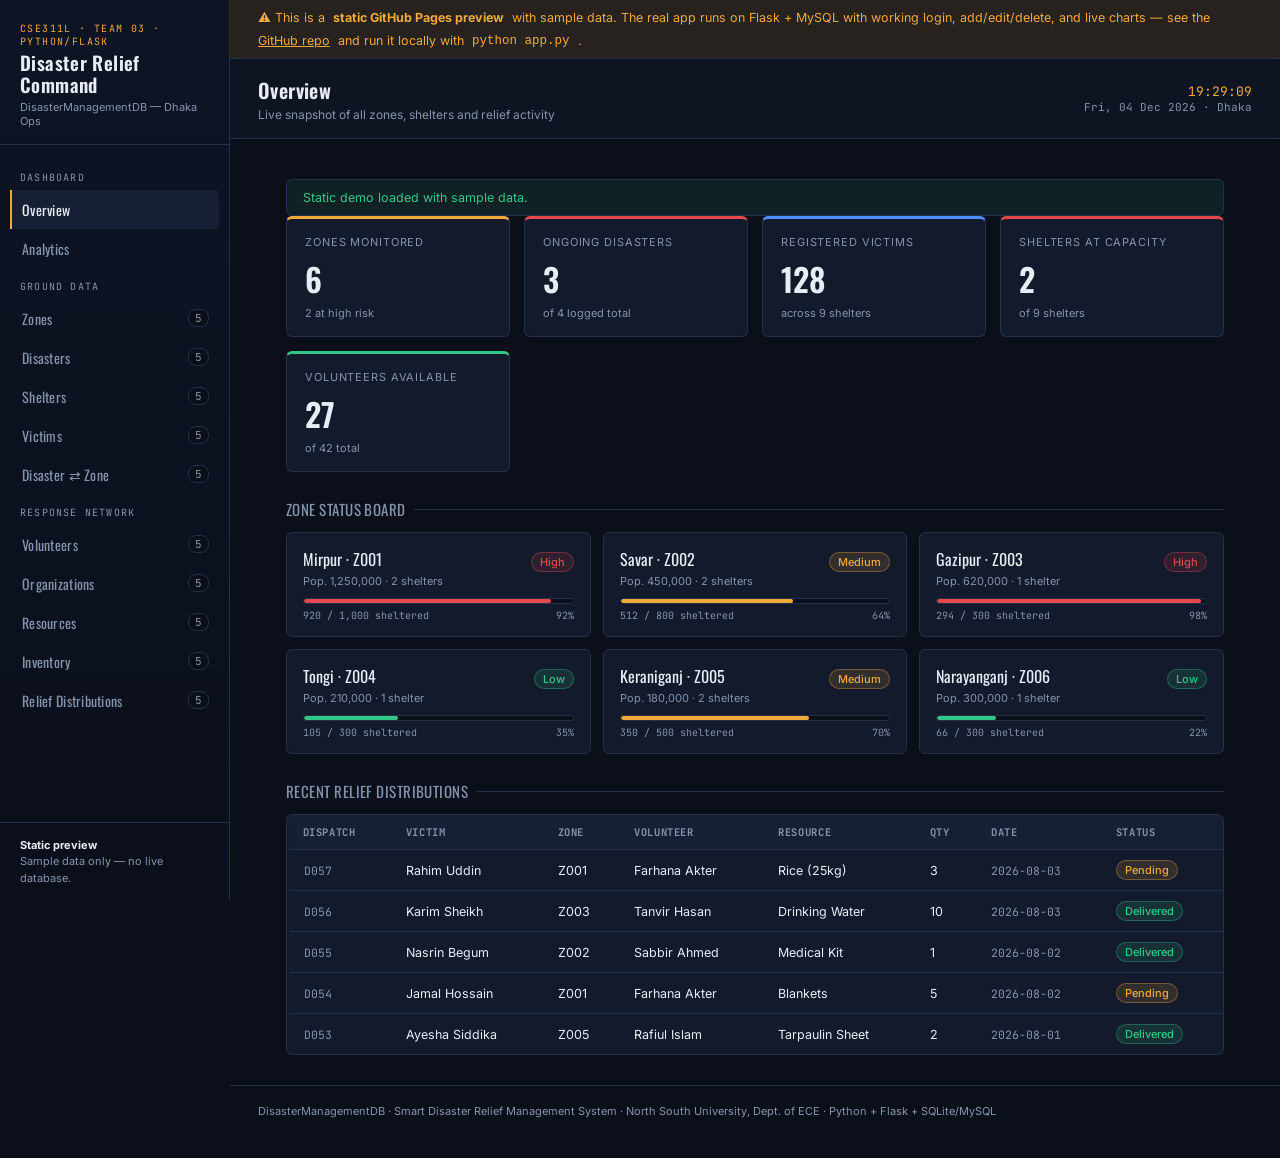
<file: index.html>
<!DOCTYPE html>
<html lang="en">
<head>
<meta charset="UTF-8">
<meta name="viewport" content="width=device-width, initial-scale=1.0">
<title>Disaster Relief Command · Static Demo</title>
<link rel="preconnect" href="https://fonts.googleapis.com">
<link href="https://fonts.googleapis.com/css2?family=Oswald:wght@400;500;600;700&family=Inter:wght@400;500;600&family=JetBrains+Mono:wght@400;500;600&display=swap" rel="stylesheet">
<link rel="stylesheet" href="style.css">
</head>
<body>
<div class="app">
  <aside class="sidebar" id="sidebar">
    <div class="brand">
      <div class="tag">CSE311L · Team 03 · Python/Flask</div>
      <h1>Disaster Relief<br>Command</h1>
      <div class="sub">DisasterManagementDB — Dhaka Ops</div>
    </div>
    <nav>
      <div class="nav-group-label">Dashboard</div>
      <a class="nav-btn active" href="index.html">Overview</a>
      <a class="nav-btn" href="analytics.html">Analytics</a>

      <div class="nav-group-label">Ground Data</div>
      <a class="nav-btn" href="tables.html#ZONE"><span>Zones</span><span class="count">5</span></a>
      <a class="nav-btn" href="tables.html#DISASTER"><span>Disasters</span><span class="count">5</span></a>
      <a class="nav-btn" href="tables.html#SHELTER"><span>Shelters</span><span class="count">5</span></a>
      <a class="nav-btn" href="tables.html#VICTIM"><span>Victims</span><span class="count">5</span></a>
      <a class="nav-btn" href="tables.html#DISASTER_ZONE"><span>Disaster ⇄ Zone</span><span class="count">5</span></a>

      <div class="nav-group-label">Response Network</div>
      <a class="nav-btn" href="tables.html#VOLUNTEER"><span>Volunteers</span><span class="count">5</span></a>
      <a class="nav-btn" href="tables.html#ORGANIZATION"><span>Organizations</span><span class="count">5</span></a>
      <a class="nav-btn" href="tables.html#RESOURCE"><span>Resources</span><span class="count">5</span></a>
      <a class="nav-btn" href="tables.html#INVENTORY"><span>Inventory</span><span class="count">5</span></a>
      <a class="nav-btn" href="tables.html#RELIEF_DISTRIBUTION"><span>Relief Distributions</span><span class="count">5</span></a>
    </nav>
    <div class="sidebar-footer">
      <b>Static preview</b><br>
      Sample data only — no live database.
    </div>
  </aside>

  <div class="main">
    <div class="demo-banner">
      ⚠ This is a <b>static GitHub Pages preview</b> with sample data. The real app runs on Flask + MySQL with working login, add/edit/delete, and live charts — see the
      <a href="https://github.com/Abidkhan75/SMART_DISASTER_MANAGEMENT_AND_RELIEF_DISTRIBUTION_SYSTEM" target="_blank">GitHub repo</a> and run it locally with <code>python app.py</code>.
    </div>

    <div class="topbar">
      <div style="display:flex;align-items:center;">
        <button class="menu-toggle" id="menuToggle">☰</button>
        <div>
          <h2>Overview</h2>
          <div class="meta">Live snapshot of all zones, shelters and relief activity</div>
        </div>
      </div>
      <div style="display:flex; align-items:center; gap:16px;">
        <div class="clock" id="clock">--:--:--<span class="date" id="clockDate">Dhaka</span></div>
      </div>
    </div>

    <section class="view active">
      <div class="alert ok" style="margin:16px 28px 0; border-radius:6px; border:1px solid var(--line);">Static demo loaded with sample data.</div>

      <div class="view" style="padding-top:0;">
        <div class="stat-grid">
          <div class="stat-card"><div class="label">Zones Monitored</div><div class="value">6</div><div class="hint">2 at high risk</div></div>
          <div class="stat-card c-red"><div class="label">Ongoing Disasters</div><div class="value">3</div><div class="hint">of 4 logged total</div></div>
          <div class="stat-card c-blue"><div class="label">Registered Victims</div><div class="value">128</div><div class="hint">across 9 shelters</div></div>
          <div class="stat-card c-red"><div class="label">Shelters at Capacity</div><div class="value">2</div><div class="hint">of 9 shelters</div></div>
          <div class="stat-card c-green"><div class="label">Volunteers Available</div><div class="value">27</div><div class="hint">of 42 total</div></div>
        </div>

        <div class="section-title">Zone Status Board</div>
        <div class="zone-grid">
          <div class="zone-card">
            <div class="zrow"><span class="zname">Mirpur · Z001</span><span class="badge b-red">High</span></div>
            <div class="zpop">Pop. 1,250,000 · 2 shelters</div>
            <div class="occ-bar"><div class="occ-fill" style="width:92%; background:var(--red)"></div></div>
            <div class="occ-label"><span>920 / 1,000 sheltered</span><span>92%</span></div>
          </div>
          <div class="zone-card">
            <div class="zrow"><span class="zname">Savar · Z002</span><span class="badge b-amber">Medium</span></div>
            <div class="zpop">Pop. 450,000 · 2 shelters</div>
            <div class="occ-bar"><div class="occ-fill" style="width:64%; background:var(--amber)"></div></div>
            <div class="occ-label"><span>512 / 800 sheltered</span><span>64%</span></div>
          </div>
          <div class="zone-card">
            <div class="zrow"><span class="zname">Gazipur · Z003</span><span class="badge b-red">High</span></div>
            <div class="zpop">Pop. 620,000 · 1 shelter</div>
            <div class="occ-bar"><div class="occ-fill" style="width:98%; background:var(--red)"></div></div>
            <div class="occ-label"><span>294 / 300 sheltered</span><span>98%</span></div>
          </div>
          <div class="zone-card">
            <div class="zrow"><span class="zname">Tongi · Z004</span><span class="badge b-green">Low</span></div>
            <div class="zpop">Pop. 210,000 · 1 shelter</div>
            <div class="occ-bar"><div class="occ-fill" style="width:35%; background:var(--green)"></div></div>
            <div class="occ-label"><span>105 / 300 sheltered</span><span>35%</span></div>
          </div>
          <div class="zone-card">
            <div class="zrow"><span class="zname">Keraniganj · Z005</span><span class="badge b-amber">Medium</span></div>
            <div class="zpop">Pop. 180,000 · 2 shelters</div>
            <div class="occ-bar"><div class="occ-fill" style="width:70%; background:var(--amber)"></div></div>
            <div class="occ-label"><span>350 / 500 sheltered</span><span>70%</span></div>
          </div>
          <div class="zone-card">
            <div class="zrow"><span class="zname">Narayanganj · Z006</span><span class="badge b-green">Low</span></div>
            <div class="zpop">Pop. 300,000 · 1 shelter</div>
            <div class="occ-bar"><div class="occ-fill" style="width:22%; background:var(--green)"></div></div>
            <div class="occ-label"><span>66 / 300 sheltered</span><span>22%</span></div>
          </div>
        </div>

        <div class="section-title">Recent Relief Distributions</div>
        <div class="panel">
          <div class="table-scroll">
            <table>
              <thead><tr><th>Dispatch</th><th>Victim</th><th>Zone</th><th>Volunteer</th><th>Resource</th><th>Qty</th><th>Date</th><th>Status</th></tr></thead>
              <tbody>
                <tr><td><span class="mono">D057</span></td><td>Rahim Uddin</td><td>Z001</td><td>Farhana Akter</td><td>Rice (25kg)</td><td>3</td><td class="mono">2026-08-03</td><td><span class="badge b-amber">Pending</span></td></tr>
                <tr><td><span class="mono">D056</span></td><td>Karim Sheikh</td><td>Z003</td><td>Tanvir Hasan</td><td>Drinking Water</td><td>10</td><td class="mono">2026-08-03</td><td><span class="badge b-green">Delivered</span></td></tr>
                <tr><td><span class="mono">D055</span></td><td>Nasrin Begum</td><td>Z002</td><td>Sabbir Ahmed</td><td>Medical Kit</td><td>1</td><td class="mono">2026-08-02</td><td><span class="badge b-green">Delivered</span></td></tr>
                <tr><td><span class="mono">D054</span></td><td>Jamal Hossain</td><td>Z001</td><td>Farhana Akter</td><td>Blankets</td><td>5</td><td class="mono">2026-08-02</td><td><span class="badge b-amber">Pending</span></td></tr>
                <tr><td><span class="mono">D053</span></td><td>Ayesha Siddika</td><td>Z005</td><td>Rafiul Islam</td><td>Tarpaulin Sheet</td><td>2</td><td class="mono">2026-08-01</td><td><span class="badge b-green">Delivered</span></td></tr>
              </tbody>
            </table>
          </div>
        </div>
      </div>
    </section>

    <footer class="appfoot">DisasterManagementDB · Smart Disaster Relief Management System · North South University, Dept. of ECE · Python + Flask + SQLite/MySQL</footer>
  </div>
</div>
<script>
function tickClock(){
  const now = new Date();
  const time = now.toLocaleTimeString('en-GB');
  const date = now.toLocaleDateString('en-GB', {weekday:'short', day:'2-digit', month:'short', year:'numeric'});
  document.getElementById('clock').innerHTML = time + `<span class="date">${date} · Dhaka</span>`;
}
tickClock();
setInterval(tickClock, 1000);
document.getElementById('menuToggle').addEventListener('click', ()=>{
  document.getElementById('sidebar').classList.toggle('open');
});
</script>
</body>
</html>
</file>
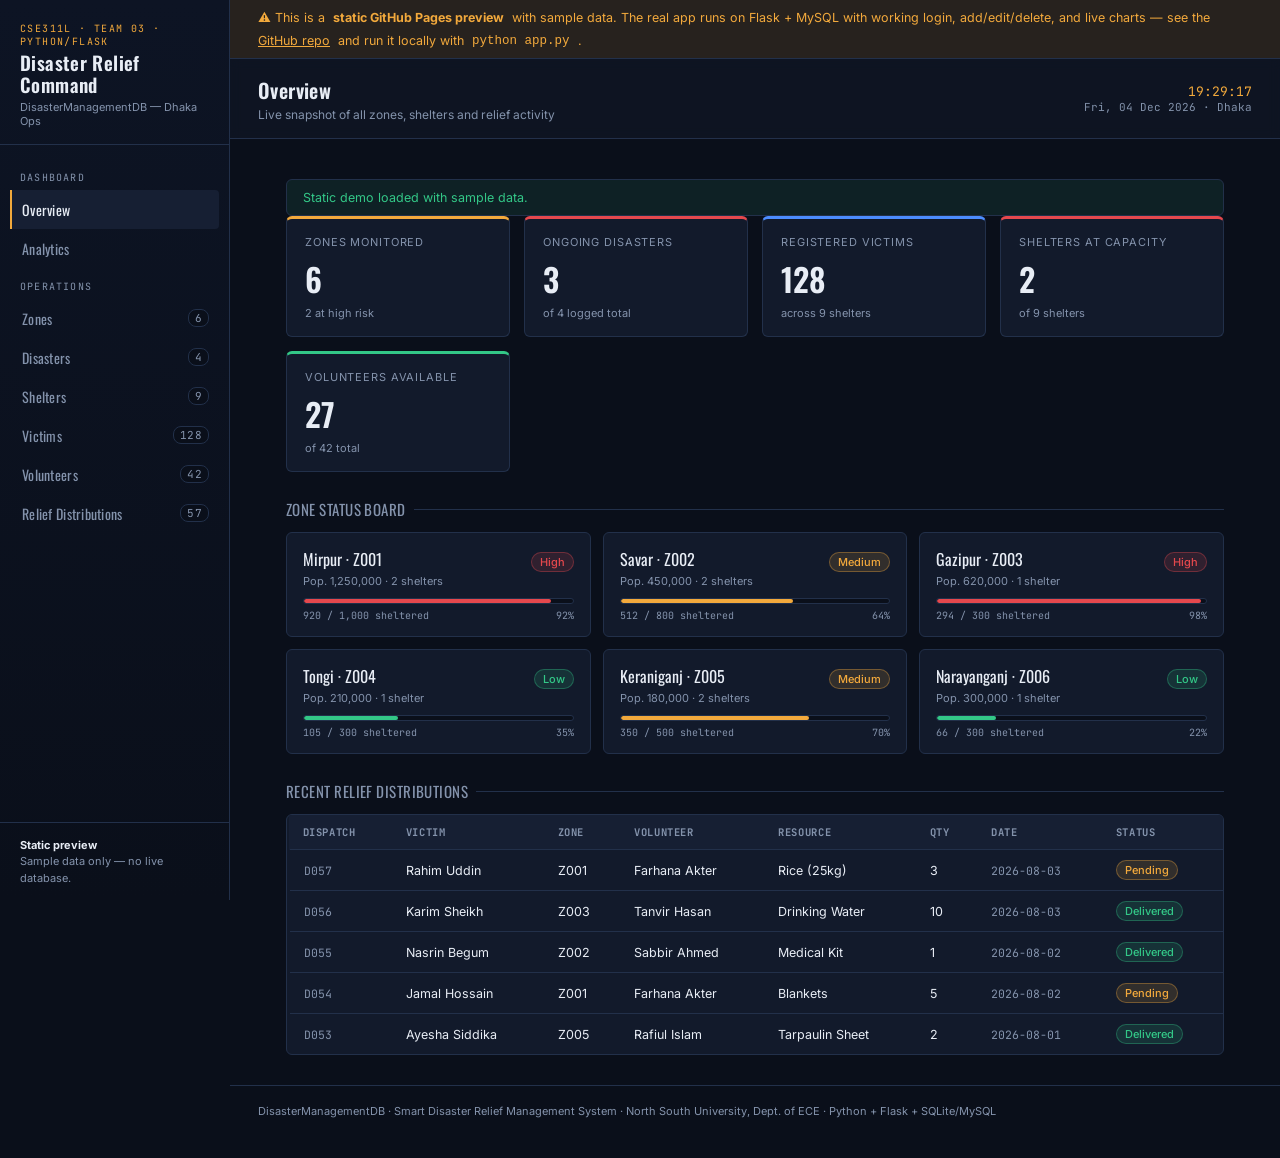
<file: index (1).html>
<!DOCTYPE html>
<html lang="en">
<head>
<meta charset="UTF-8">
<meta name="viewport" content="width=device-width, initial-scale=1.0">
<title>Disaster Relief Command · Static Demo</title>
<link rel="preconnect" href="https://fonts.googleapis.com">
<link href="https://fonts.googleapis.com/css2?family=Oswald:wght@400;500;600;700&family=Inter:wght@400;500;600&family=JetBrains+Mono:wght@400;500;600&display=swap" rel="stylesheet">
<link rel="stylesheet" href="style.css">
</head>
<body>
<div class="app">
  <aside class="sidebar" id="sidebar">
    <div class="brand">
      <div class="tag">CSE311L · Team 03 · Python/Flask</div>
      <h1>Disaster Relief<br>Command</h1>
      <div class="sub">DisasterManagementDB — Dhaka Ops</div>
    </div>
    <nav>
      <div class="nav-group-label">Dashboard</div>
      <a class="nav-btn active" href="index.html">Overview</a>
      <a class="nav-btn" href="analytics.html">Analytics</a>

      <div class="nav-group-label">Operations</div>
      <a class="nav-btn" href="#"><span>Zones</span><span class="count">6</span></a>
      <a class="nav-btn" href="#"><span>Disasters</span><span class="count">4</span></a>
      <a class="nav-btn" href="#"><span>Shelters</span><span class="count">9</span></a>
      <a class="nav-btn" href="#"><span>Victims</span><span class="count">128</span></a>
      <a class="nav-btn" href="#"><span>Volunteers</span><span class="count">42</span></a>
      <a class="nav-btn" href="#"><span>Relief Distributions</span><span class="count">57</span></a>
    </nav>
    <div class="sidebar-footer">
      <b>Static preview</b><br>
      Sample data only — no live database.
    </div>
  </aside>

  <div class="main">
    <div class="demo-banner">
      ⚠ This is a <b>static GitHub Pages preview</b> with sample data. The real app runs on Flask + MySQL with working login, add/edit/delete, and live charts — see the
      <a href="https://github.com/Abidkhan75/SMART_DISASTER_MANAGEMENT_AND_RELIEF_DISTRIBUTION_SYSTEM" target="_blank">GitHub repo</a> and run it locally with <code>python app.py</code>.
    </div>

    <div class="topbar">
      <div style="display:flex;align-items:center;">
        <button class="menu-toggle" id="menuToggle">☰</button>
        <div>
          <h2>Overview</h2>
          <div class="meta">Live snapshot of all zones, shelters and relief activity</div>
        </div>
      </div>
      <div style="display:flex; align-items:center; gap:16px;">
        <div class="clock" id="clock">--:--:--<span class="date" id="clockDate">Dhaka</span></div>
      </div>
    </div>

    <section class="view active">
      <div class="alert ok" style="margin:16px 28px 0; border-radius:6px; border:1px solid var(--line);">Static demo loaded with sample data.</div>

      <div class="view" style="padding-top:0;">
        <div class="stat-grid">
          <div class="stat-card"><div class="label">Zones Monitored</div><div class="value">6</div><div class="hint">2 at high risk</div></div>
          <div class="stat-card c-red"><div class="label">Ongoing Disasters</div><div class="value">3</div><div class="hint">of 4 logged total</div></div>
          <div class="stat-card c-blue"><div class="label">Registered Victims</div><div class="value">128</div><div class="hint">across 9 shelters</div></div>
          <div class="stat-card c-red"><div class="label">Shelters at Capacity</div><div class="value">2</div><div class="hint">of 9 shelters</div></div>
          <div class="stat-card c-green"><div class="label">Volunteers Available</div><div class="value">27</div><div class="hint">of 42 total</div></div>
        </div>

        <div class="section-title">Zone Status Board</div>
        <div class="zone-grid">
          <div class="zone-card">
            <div class="zrow"><span class="zname">Mirpur · Z001</span><span class="badge b-red">High</span></div>
            <div class="zpop">Pop. 1,250,000 · 2 shelters</div>
            <div class="occ-bar"><div class="occ-fill" style="width:92%; background:var(--red)"></div></div>
            <div class="occ-label"><span>920 / 1,000 sheltered</span><span>92%</span></div>
          </div>
          <div class="zone-card">
            <div class="zrow"><span class="zname">Savar · Z002</span><span class="badge b-amber">Medium</span></div>
            <div class="zpop">Pop. 450,000 · 2 shelters</div>
            <div class="occ-bar"><div class="occ-fill" style="width:64%; background:var(--amber)"></div></div>
            <div class="occ-label"><span>512 / 800 sheltered</span><span>64%</span></div>
          </div>
          <div class="zone-card">
            <div class="zrow"><span class="zname">Gazipur · Z003</span><span class="badge b-red">High</span></div>
            <div class="zpop">Pop. 620,000 · 1 shelter</div>
            <div class="occ-bar"><div class="occ-fill" style="width:98%; background:var(--red)"></div></div>
            <div class="occ-label"><span>294 / 300 sheltered</span><span>98%</span></div>
          </div>
          <div class="zone-card">
            <div class="zrow"><span class="zname">Tongi · Z004</span><span class="badge b-green">Low</span></div>
            <div class="zpop">Pop. 210,000 · 1 shelter</div>
            <div class="occ-bar"><div class="occ-fill" style="width:35%; background:var(--green)"></div></div>
            <div class="occ-label"><span>105 / 300 sheltered</span><span>35%</span></div>
          </div>
          <div class="zone-card">
            <div class="zrow"><span class="zname">Keraniganj · Z005</span><span class="badge b-amber">Medium</span></div>
            <div class="zpop">Pop. 180,000 · 2 shelters</div>
            <div class="occ-bar"><div class="occ-fill" style="width:70%; background:var(--amber)"></div></div>
            <div class="occ-label"><span>350 / 500 sheltered</span><span>70%</span></div>
          </div>
          <div class="zone-card">
            <div class="zrow"><span class="zname">Narayanganj · Z006</span><span class="badge b-green">Low</span></div>
            <div class="zpop">Pop. 300,000 · 1 shelter</div>
            <div class="occ-bar"><div class="occ-fill" style="width:22%; background:var(--green)"></div></div>
            <div class="occ-label"><span>66 / 300 sheltered</span><span>22%</span></div>
          </div>
        </div>

        <div class="section-title">Recent Relief Distributions</div>
        <div class="panel">
          <div class="table-scroll">
            <table>
              <thead><tr><th>Dispatch</th><th>Victim</th><th>Zone</th><th>Volunteer</th><th>Resource</th><th>Qty</th><th>Date</th><th>Status</th></tr></thead>
              <tbody>
                <tr><td><span class="mono">D057</span></td><td>Rahim Uddin</td><td>Z001</td><td>Farhana Akter</td><td>Rice (25kg)</td><td>3</td><td class="mono">2026-08-03</td><td><span class="badge b-amber">Pending</span></td></tr>
                <tr><td><span class="mono">D056</span></td><td>Karim Sheikh</td><td>Z003</td><td>Tanvir Hasan</td><td>Drinking Water</td><td>10</td><td class="mono">2026-08-03</td><td><span class="badge b-green">Delivered</span></td></tr>
                <tr><td><span class="mono">D055</span></td><td>Nasrin Begum</td><td>Z002</td><td>Sabbir Ahmed</td><td>Medical Kit</td><td>1</td><td class="mono">2026-08-02</td><td><span class="badge b-green">Delivered</span></td></tr>
                <tr><td><span class="mono">D054</span></td><td>Jamal Hossain</td><td>Z001</td><td>Farhana Akter</td><td>Blankets</td><td>5</td><td class="mono">2026-08-02</td><td><span class="badge b-amber">Pending</span></td></tr>
                <tr><td><span class="mono">D053</span></td><td>Ayesha Siddika</td><td>Z005</td><td>Rafiul Islam</td><td>Tarpaulin Sheet</td><td>2</td><td class="mono">2026-08-01</td><td><span class="badge b-green">Delivered</span></td></tr>
              </tbody>
            </table>
          </div>
        </div>
      </div>
    </section>

    <footer class="appfoot">DisasterManagementDB · Smart Disaster Relief Management System · North South University, Dept. of ECE · Python + Flask + SQLite/MySQL</footer>
  </div>
</div>
<script>
function tickClock(){
  const now = new Date();
  const time = now.toLocaleTimeString('en-GB');
  const date = now.toLocaleDateString('en-GB', {weekday:'short', day:'2-digit', month:'short', year:'numeric'});
  document.getElementById('clock').innerHTML = time + `<span class="date">${date} · Dhaka</span>`;
}
tickClock();
setInterval(tickClock, 1000);
document.getElementById('menuToggle').addEventListener('click', ()=>{
  document.getElementById('sidebar').classList.toggle('open');
});
</script>
</body>
</html>
</file>
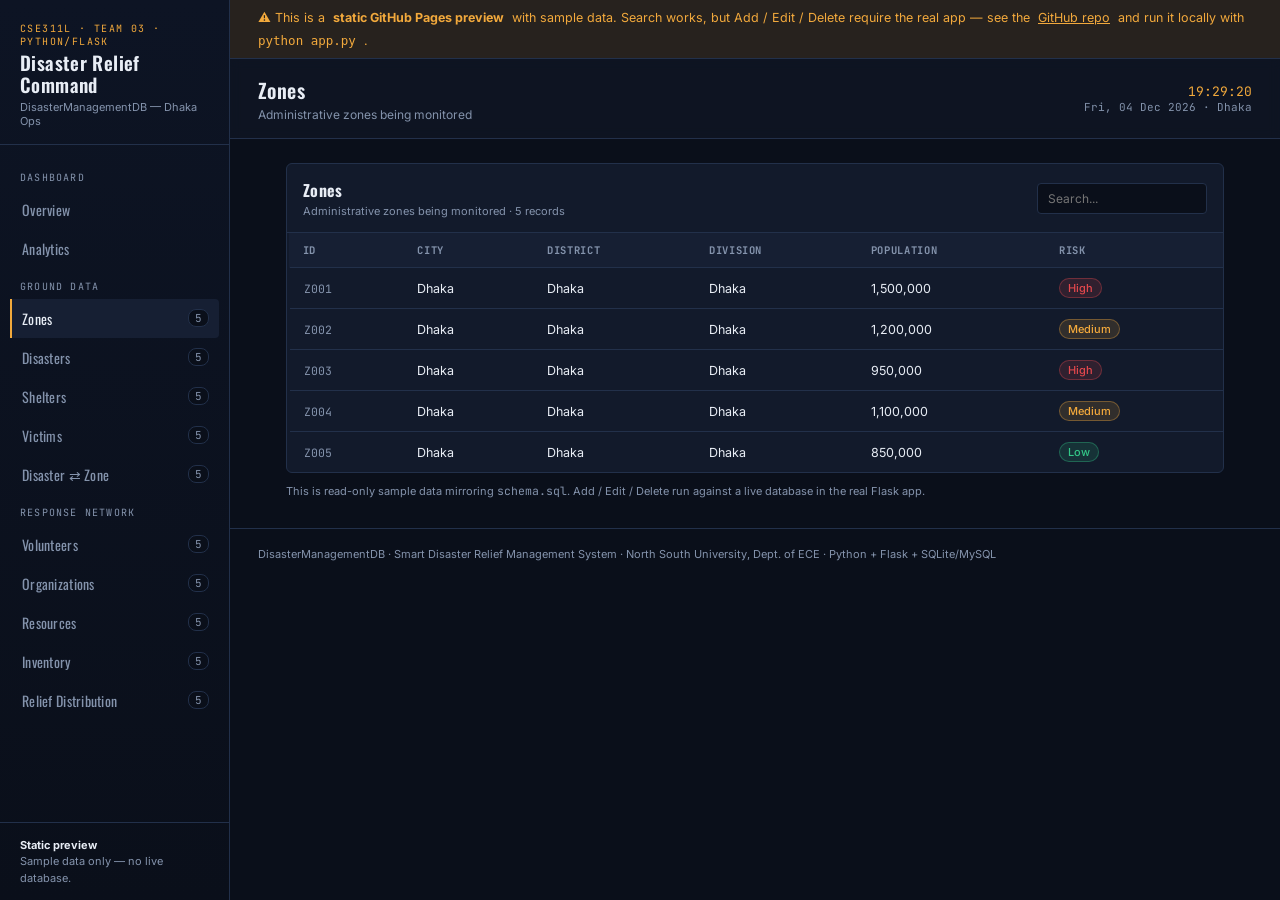
<file: tables.html>
<!DOCTYPE html>
<html lang="en">
<head>
<meta charset="UTF-8">
<meta name="viewport" content="width=device-width, initial-scale=1.0">
<title>Tables · Disaster Relief Command</title>
<link rel="preconnect" href="https://fonts.googleapis.com">
<link href="https://fonts.googleapis.com/css2?family=Oswald:wght@400;500;600;700&family=Inter:wght@400;500;600&family=JetBrains+Mono:wght@400;500;600&display=swap" rel="stylesheet">
<link rel="stylesheet" href="style.css">
<style>
  .empty-row td{text-align:center; color:var(--muted); padding:26px; font-size:12.5px;}
  .fk-chip .fid{font-family:var(--mono); color:var(--muted); font-size:10px; display:block;}
  .head-actions{display:flex; gap:8px; align-items:center;}
  .static-note{font-size:11px; color:var(--muted); margin-top:10px;}
</style>
</head>
<body>
<div class="app">
  <aside class="sidebar" id="sidebar">
    <div class="brand">
      <div class="tag">CSE311L · Team 03 · Python/Flask</div>
      <h1>Disaster Relief<br>Command</h1>
      <div class="sub">DisasterManagementDB — Dhaka Ops</div>
    </div>
    <nav id="navArea"></nav>
    <div class="sidebar-footer">
      <b>Static preview</b><br>
      Sample data only — no live database.
    </div>
  </aside>

  <div class="main">
    <div class="demo-banner">
      ⚠ This is a <b>static GitHub Pages preview</b> with sample data. Search works, but Add / Edit / Delete require the real app — see the
      <a href="https://github.com/Abidkhan75/SMART_DISASTER_MANAGEMENT_AND_RELIEF_DISTRIBUTION_SYSTEM" target="_blank">GitHub repo</a> and run it locally with <code>python app.py</code>.
    </div>

    <div class="topbar">
      <div style="display:flex;align-items:center;">
        <button class="menu-toggle" id="menuToggle">☰</button>
        <div>
          <h2 id="pageTitle">Table</h2>
          <div class="meta" id="pageDesc"></div>
        </div>
      </div>
      <div style="display:flex; align-items:center; gap:16px;">
        <div class="clock" id="clock">--:--:--<span class="date" id="clockDate">Dhaka</span></div>
      </div>
    </div>

    <section class="view active">
      <div class="view" style="padding-top:0;">
        <div class="panel">
          <div class="panel-head">
            <div>
              <h3 id="panelLabel"></h3>
              <div class="desc" id="panelDesc"></div>
            </div>
            <div class="head-actions">
              <input class="search" type="text" id="searchBox" placeholder="Search...">
            </div>
          </div>
          <div class="table-scroll">
            <table>
              <thead id="tableHead"></thead>
              <tbody id="tableBody"></tbody>
            </table>
          </div>
        </div>
        <div class="static-note">This is read-only sample data mirroring <span class="mono">schema.sql</span>. Add / Edit / Delete run against a live database in the real Flask app.</div>
      </div>
    </section>

    <footer class="appfoot">DisasterManagementDB · Smart Disaster Relief Management System · North South University, Dept. of ECE · Python + Flask + SQLite/MySQL</footer>
  </div>
</div>

<script>
// ---- Schema (mirrors schema.py) ----
const SCHEMA = {
  ZONE: { label: "Zones", desc: "Administrative zones being monitored", pk: "Zone_ID", display: "City",
    columns: [
      {key:"Zone_ID", label:"ID", pk:true},
      {key:"City", label:"City"},
      {key:"District", label:"District"},
      {key:"Division", label:"Division"},
      {key:"Population", label:"Population"},
      {key:"Risk_Level", label:"Risk", status:true},
    ]},
  DISASTER: { label: "Disasters", desc: "Logged disaster events", pk: "Disaster_ID", display: "Disaster_Name",
    columns: [
      {key:"Disaster_ID", label:"ID", pk:true},
      {key:"Disaster_Name", label:"Name"},
      {key:"Severity_Level", label:"Severity"},
      {key:"Start_Time", label:"Start"},
      {key:"End_Time", label:"End"},
      {key:"Status", label:"Status", status:true},
    ]},
  SHELTER: { label: "Shelters", desc: "Shelter capacity and status", pk: "Shelter_ID", display: "Address",
    columns: [
      {key:"Shelter_ID", label:"ID", pk:true},
      {key:"Zone_ID", label:"Zone", fk:"ZONE"},
      {key:"Capacity", label:"Capacity"},
      {key:"Current_Occupancy", label:"Occupied"},
      {key:"Address", label:"Address"},
      {key:"Contact_No", label:"Contact"},
      {key:"Status", label:"Status", status:true},
    ]},
  ORGANIZATION: { label: "Organizations", desc: "Partner NGOs and agencies", pk: "Organization_ID", display: "Organization_Name",
    columns: [
      {key:"Organization_ID", label:"ID", pk:true},
      {key:"Organization_Name", label:"Name"},
      {key:"Address", label:"Address"},
      {key:"Contact_No", label:"Contact"},
      {key:"Email", label:"Email"},
    ]},
  RESOURCE: { label: "Resources", desc: "Relief resource catalog", pk: "Resource_ID", display: "Resource_Name",
    columns: [
      {key:"Resource_ID", label:"ID", pk:true},
      {key:"Resource_Name", label:"Name"},
      {key:"Category", label:"Category"},
      {key:"Unit", label:"Unit"},
      {key:"Unit_Cost", label:"Unit Cost", money:true},
    ]},
  VICTIM: { label: "Victims", desc: "Registered affected individuals", pk: "Victim_ID", display: "Full_Name",
    columns: [
      {key:"Victim_ID", label:"ID", pk:true},
      {key:"NID", label:"NID"},
      {key:"Shelter_ID", label:"Shelter", fk:"SHELTER"},
      {key:"Zone_ID", label:"Zone", fk:"ZONE"},
      {key:"Full_Name", label:"Name"},
      {key:"Age", label:"Age"},
      {key:"Gender", label:"Gender"},
      {key:"Family_Size", label:"Family"},
      {key:"Medical_Status", label:"Medical", status:true},
      {key:"Contact_No", label:"Contact"},
    ]},
  DISASTER_ZONE: { label: "Disaster ⇄ Zone", desc: "Impact of each disaster per zone", pk: "DisasterZone_ID", display: null,
    columns: [
      {key:"DisasterZone_ID", label:"ID", pk:true},
      {key:"Disaster_ID", label:"Disaster", fk:"DISASTER"},
      {key:"Zone_ID", label:"Zone", fk:"ZONE"},
      {key:"Affected_Population", label:"Affected Pop."},
      {key:"Estimated_Budget", label:"Budget", money:true},
      {key:"Relief_Status", label:"Relief", status:true},
      {key:"Damage_Level", label:"Damage", status:true},
    ]},
  VOLUNTEER: { label: "Volunteers", desc: "Field volunteers by zone", pk: "Volunteer_ID", display: "Full_Name",
    columns: [
      {key:"Volunteer_ID", label:"ID", pk:true},
      {key:"Organization_ID", label:"Org", fk:"ORGANIZATION"},
      {key:"Zone_ID", label:"Zone", fk:"ZONE"},
      {key:"Full_Name", label:"Name"},
      {key:"Phone", label:"Phone"},
      {key:"Gender", label:"Gender"},
      {key:"Skill", label:"Skill"},
      {key:"Availability", label:"Status", status:true},
    ]},
  INVENTORY: { label: "Inventory", desc: "Resource stock by shelter/zone", pk: "Inventory_ID", display: null,
    columns: [
      {key:"Inventory_ID", label:"ID", pk:true},
      {key:"Shelter_ID", label:"Shelter", fk:"SHELTER"},
      {key:"Resource_ID", label:"Resource", fk:"RESOURCE"},
      {key:"Organization_ID", label:"Org", fk:"ORGANIZATION"},
      {key:"Zone_ID", label:"Zone", fk:"ZONE"},
      {key:"Quantity", label:"Qty"},
      {key:"Last_Updated", label:"Updated"},
    ]},
  RELIEF_DISTRIBUTION: { label: "Relief Distribution", desc: "Dispatch log to victims", pk: "Dis_ID", display: null,
    columns: [
      {key:"Dis_ID", label:"ID", pk:true},
      {key:"Victim_ID", label:"Victim", fk:"VICTIM"},
      {key:"Zone_ID", label:"Zone", fk:"ZONE"},
      {key:"Volunteer_ID", label:"Volunteer", fk:"VOLUNTEER"},
      {key:"Organization_ID", label:"Org", fk:"ORGANIZATION"},
      {key:"Resource_ID", label:"Resource", fk:"RESOURCE"},
      {key:"Quantity", label:"Qty"},
      {key:"Dis_Date", label:"Date"},
      {key:"Dis_Status", label:"Status", status:true},
    ]},
};

const NAV_GROUPS = {
  "Ground Data": ["ZONE","DISASTER","SHELTER","VICTIM","DISASTER_ZONE"],
  "Response Network": ["VOLUNTEER","ORGANIZATION","RESOURCE","INVENTORY","RELIEF_DISTRIBUTION"],
};

// ---- Data (mirrors schema.sql seed rows) ----
const DATA = {
  ZONE: [
    {Zone_ID:"Z001",City:"Dhaka",District:"Dhaka",Division:"Dhaka",Population:1500000,Risk_Level:"High"},
    {Zone_ID:"Z002",City:"Dhaka",District:"Dhaka",Division:"Dhaka",Population:1200000,Risk_Level:"Medium"},
    {Zone_ID:"Z003",City:"Dhaka",District:"Dhaka",Division:"Dhaka",Population:950000,Risk_Level:"High"},
    {Zone_ID:"Z004",City:"Dhaka",District:"Dhaka",Division:"Dhaka",Population:1100000,Risk_Level:"Medium"},
    {Zone_ID:"Z005",City:"Dhaka",District:"Dhaka",Division:"Dhaka",Population:850000,Risk_Level:"Low"},
  ],
  DISASTER: [
    {Disaster_ID:"D001",Disaster_Name:"Urban Flood",Severity_Level:"High",Start_Time:"2026-07-10",End_Time:"2026-07-15",Status:"Completed"},
    {Disaster_ID:"D002",Disaster_Name:"Fire Accident",Severity_Level:"Medium",Start_Time:"2026-05-20",End_Time:"2026-05-20",Status:"Completed"},
    {Disaster_ID:"D003",Disaster_Name:"Building Collapse",Severity_Level:"High",Start_Time:"2026-06-01",End_Time:"2026-06-03",Status:"Completed"},
    {Disaster_ID:"D004",Disaster_Name:"Waterlogging",Severity_Level:"Medium",Start_Time:"2026-07-18",End_Time:"2026-07-20",Status:"Ongoing"},
    {Disaster_ID:"D005",Disaster_Name:"Gas Explosion",Severity_Level:"High",Start_Time:"2026-04-12",End_Time:"2026-04-12",Status:"Completed"},
  ],
  SHELTER: [
    {Shelter_ID:"S001",Zone_ID:"Z001",Capacity:500,Current_Occupancy:320,Address:"Mirpur Govt School",Contact_No:"01711111111",Status:"Active"},
    {Shelter_ID:"S002",Zone_ID:"Z002",Capacity:700,Current_Occupancy:500,Address:"Mohammadpur College",Contact_No:"01722222222",Status:"Active"},
    {Shelter_ID:"S003",Zone_ID:"Z003",Capacity:450,Current_Occupancy:220,Address:"Dhanmondi Community Center",Contact_No:"01733333333",Status:"Active"},
    {Shelter_ID:"S004",Zone_ID:"Z004",Capacity:650,Current_Occupancy:610,Address:"Uttara High School",Contact_No:"01744444444",Status:"Full"},
    {Shelter_ID:"S005",Zone_ID:"Z005",Capacity:400,Current_Occupancy:150,Address:"Badda Govt School",Contact_No:"01755555555",Status:"Active"},
  ],
  ORGANIZATION: [
    {Organization_ID:"O001",Organization_Name:"Bangladesh Red Crescent Society",Address:"Dhaka",Contact_No:"01811111111",Email:"info@bdrcs.org"},
    {Organization_ID:"O002",Organization_Name:"BRAC",Address:"Mohakhali",Contact_No:"01822222222",Email:"help@brac.net"},
    {Organization_ID:"O003",Organization_Name:"Dhaka North City Corporation",Address:"Gulshan",Contact_No:"01833333333",Email:"support@dncc.gov.bd"},
    {Organization_ID:"O004",Organization_Name:"Bangladesh Army",Address:"Cantonment",Contact_No:"01844444444",Email:"army@mil.bd"},
    {Organization_ID:"O005",Organization_Name:"Fire Service & Civil Defence",Address:"Siddiqbazar",Contact_No:"01855555555",Email:"rescue@fireservice.gov.bd"},
  ],
  RESOURCE: [
    {Resource_ID:"R001",Resource_Name:"Rice",Category:"Food",Unit:"Kg",Unit_Cost:75},
    {Resource_ID:"R002",Resource_Name:"Drinking Water",Category:"Water",Unit:"Bottle",Unit_Cost:30},
    {Resource_ID:"R003",Resource_Name:"Blanket",Category:"Clothing",Unit:"Piece",Unit_Cost:650},
    {Resource_ID:"R004",Resource_Name:"Medicine Kit",Category:"Medical",Unit:"Box",Unit_Cost:1200},
    {Resource_ID:"R005",Resource_Name:"Baby Food",Category:"Food",Unit:"Packet",Unit_Cost:450},
  ],
  VICTIM: [
    {Victim_ID:"V001",NID:"1990123456789",Shelter_ID:"S001",Zone_ID:"Z001",Full_Name:"Md. Rahim Uddin",Age:35,Gender:"Male",Family_Size:5,Medical_Status:"Stable",Contact_No:"01911111111"},
    {Victim_ID:"V002",NID:"1991456789123",Shelter_ID:"S002",Zone_ID:"Z002",Full_Name:"Nusrat Jahan",Age:29,Gender:"Female",Family_Size:4,Medical_Status:"Injured",Contact_No:"01922222222"},
    {Victim_ID:"V003",NID:"1989456123789",Shelter_ID:"S003",Zone_ID:"Z003",Full_Name:"Mohammad Karim",Age:47,Gender:"Male",Family_Size:6,Medical_Status:"Stable",Contact_No:"01933333333"},
    {Victim_ID:"V004",NID:"2001123456780",Shelter_ID:"S004",Zone_ID:"Z004",Full_Name:"Sadia Akter",Age:24,Gender:"Female",Family_Size:3,Medical_Status:"Critical",Contact_No:"01944444444"},
    {Victim_ID:"V005",NID:"1993567891234",Shelter_ID:"S005",Zone_ID:"Z005",Full_Name:"Rakib Hasan",Age:31,Gender:"Male",Family_Size:5,Medical_Status:"Stable",Contact_No:"01955555555"},
  ],
  DISASTER_ZONE: [
    {DisasterZone_ID:"DZ001",Disaster_ID:"D001",Zone_ID:"Z001",Affected_Population:20000,Estimated_Budget:5000000,Relief_Status:"Ongoing",Damage_Level:"Severe"},
    {DisasterZone_ID:"DZ002",Disaster_ID:"D002",Zone_ID:"Z002",Affected_Population:8000,Estimated_Budget:1800000,Relief_Status:"Completed",Damage_Level:"Medium"},
    {DisasterZone_ID:"DZ003",Disaster_ID:"D003",Zone_ID:"Z003",Affected_Population:12000,Estimated_Budget:7000000,Relief_Status:"Ongoing",Damage_Level:"Severe"},
    {DisasterZone_ID:"DZ004",Disaster_ID:"D004",Zone_ID:"Z004",Affected_Population:15000,Estimated_Budget:3500000,Relief_Status:"Ongoing",Damage_Level:"Medium"},
    {DisasterZone_ID:"DZ005",Disaster_ID:"D005",Zone_ID:"Z005",Affected_Population:6000,Estimated_Budget:2500000,Relief_Status:"Completed",Damage_Level:"High"},
  ],
  VOLUNTEER: [
    {Volunteer_ID:"VL001",Organization_ID:"O001",Zone_ID:"Z001",Full_Name:"Tanvir Ahmed",Phone:"01611111111",Gender:"Male",Skill:"First Aid",Availability:"Available"},
    {Volunteer_ID:"VL002",Organization_ID:"O002",Zone_ID:"Z002",Full_Name:"Jannatul Ferdous",Phone:"01622222222",Gender:"Female",Skill:"Food Distribution",Availability:"Available"},
    {Volunteer_ID:"VL003",Organization_ID:"O003",Zone_ID:"Z003",Full_Name:"Ashraful Islam",Phone:"01633333333",Gender:"Male",Skill:"Rescue",Availability:"Busy"},
    {Volunteer_ID:"VL004",Organization_ID:"O004",Zone_ID:"Z004",Full_Name:"Farhana Yasmin",Phone:"01644444444",Gender:"Female",Skill:"Medical Support",Availability:"Available"},
    {Volunteer_ID:"VL005",Organization_ID:"O005",Zone_ID:"Z005",Full_Name:"Imran Hossain",Phone:"01655555555",Gender:"Male",Skill:"Fire Rescue",Availability:"Available"},
  ],
  INVENTORY: [
    {Inventory_ID:"I001",Shelter_ID:"S001",Resource_ID:"R001",Organization_ID:"O001",Zone_ID:"Z001",Quantity:500,Last_Updated:"2026-07-12"},
    {Inventory_ID:"I002",Shelter_ID:"S002",Resource_ID:"R002",Organization_ID:"O002",Zone_ID:"Z002",Quantity:1000,Last_Updated:"2026-07-12"},
    {Inventory_ID:"I003",Shelter_ID:"S003",Resource_ID:"R003",Organization_ID:"O003",Zone_ID:"Z003",Quantity:300,Last_Updated:"2026-07-13"},
    {Inventory_ID:"I004",Shelter_ID:"S004",Resource_ID:"R004",Organization_ID:"O004",Zone_ID:"Z004",Quantity:200,Last_Updated:"2026-07-14"},
    {Inventory_ID:"I005",Shelter_ID:"S005",Resource_ID:"R005",Organization_ID:"O005",Zone_ID:"Z005",Quantity:400,Last_Updated:"2026-07-15"},
  ],
  RELIEF_DISTRIBUTION: [
    {Dis_ID:"RD001",Victim_ID:"V001",Zone_ID:"Z001",Volunteer_ID:"VL001",Organization_ID:"O001",Resource_ID:"R001",Quantity:20,Dis_Date:"2026-07-12",Dis_Status:"Delivered"},
    {Dis_ID:"RD002",Victim_ID:"V002",Zone_ID:"Z002",Volunteer_ID:"VL002",Organization_ID:"O002",Resource_ID:"R002",Quantity:50,Dis_Date:"2026-07-12",Dis_Status:"Delivered"},
    {Dis_ID:"RD003",Victim_ID:"V003",Zone_ID:"Z003",Volunteer_ID:"VL003",Organization_ID:"O003",Resource_ID:"R003",Quantity:10,Dis_Date:"2026-07-13",Dis_Status:"Pending"},
    {Dis_ID:"RD004",Victim_ID:"V004",Zone_ID:"Z004",Volunteer_ID:"VL004",Organization_ID:"O004",Resource_ID:"R004",Quantity:5,Dis_Date:"2026-07-14",Dis_Status:"Delivered"},
    {Dis_ID:"RD005",Victim_ID:"V005",Zone_ID:"Z005",Volunteer_ID:"VL005",Organization_ID:"O005",Resource_ID:"R005",Quantity:15,Dis_Date:"2026-07-15",Dis_Status:"Delivered"},
  ],
};

function statusColor(val){
  if(!val) return "b-muted";
  const v = String(val).toLowerCase();
  if(["high","critical","full","severe","busy"].includes(v)) return "b-red";
  if(["medium","pending","ongoing","injured"].includes(v)) return "b-amber";
  if(["low","active","available","stable","delivered","completed"].includes(v)) return "b-green";
  return "b-muted";
}

function displayFor(table, id){
  if(!id) return {main:"—", sub:""};
  const cfg = SCHEMA[table];
  const rec = (DATA[table]||[]).find(r => r[cfg.pk] === id);
  if(!rec) return {main:id, sub:""};
  const main = cfg.display ? rec[cfg.display] : id;
  return {main: main || id, sub: id};
}

function buildNav(){
  const nav = document.getElementById('navArea');
  let html = `<div class="nav-group-label">Dashboard</div>
    <a class="nav-btn" href="index.html">Overview</a>
    <a class="nav-btn" href="analytics.html">Analytics</a>`;
  for(const [group, tables] of Object.entries(NAV_GROUPS)){
    html += `<div class="nav-group-label">${group}</div>`;
    for(const t of tables){
      const active = (currentTable === t) ? 'active' : '';
      html += `<a class="nav-btn ${active}" href="tables.html#${t}"><span>${SCHEMA[t].label}</span><span class="count">${DATA[t].length}</span></a>`;
    }
  }
  nav.innerHTML = html;
}

let currentTable = null;

function render(){
  currentTable = (location.hash || '#ZONE').slice(1);
  if(!SCHEMA[currentTable]) currentTable = 'ZONE';
  const cfg = SCHEMA[currentTable];
  const rows = DATA[currentTable];

  document.getElementById('pageTitle').textContent = cfg.label;
  document.getElementById('pageDesc').textContent = cfg.desc;
  document.getElementById('panelLabel').textContent = cfg.label;
  document.getElementById('panelDesc').textContent = `${cfg.desc} · ${rows.length} records`;
  document.title = cfg.label + " · Disaster Relief Command";

  const thead = document.getElementById('tableHead');
  thead.innerHTML = '<tr>' + cfg.columns.map(c => `<th>${c.label}</th>`).join('') + '</tr>';

  buildNav();
  document.getElementById('searchBox').value = '';
  renderRows(rows);
}

function renderRows(rows){
  const cfg = SCHEMA[currentTable];
  const tbody = document.getElementById('tableBody');
  if(rows.length === 0){
    tbody.innerHTML = `<tr class="empty-row"><td colspan="${cfg.columns.length}">No matching records.</td></tr>`;
    return;
  }
  tbody.innerHTML = rows.map(r => {
    const cells = cfg.columns.map((c, i) => {
      let content;
      if(c.pk){
        content = `<span class="mono">${r[c.key]}</span>`;
      } else if(c.fk){
        const d = displayFor(c.fk, r[c.key]);
        content = `<span class="fk-chip">${d.main}<span class="fid">${d.sub}</span></span>`;
      } else if(c.status){
        content = `<span class="badge ${statusColor(r[c.key])}">${r[c.key]}</span>`;
      } else if(c.money){
        content = `৳${Number(r[c.key]).toLocaleString()}`;
      } else if(typeof r[c.key] === 'number'){
        content = r[c.key].toLocaleString();
      } else {
        content = r[c.key];
      }
      const style = i === 0 ? ` style="border-left-color:transparent"` : '';
      return `<td${style}>${content}</td>`;
    }).join('');
    return `<tr>${cells}</tr>`;
  }).join('');
}

function applySearch(){
  const q = document.getElementById('searchBox').value.trim().toLowerCase();
  const cfg = SCHEMA[currentTable];
  const rows = DATA[currentTable];
  if(!q){ renderRows(rows); return; }
  const filtered = rows.filter(r => {
    for(const c of cfg.columns){
      let v = r[c.key];
      if(c.fk){
        const d = displayFor(c.fk, v);
        v = `${d.main} ${v}`;
      }
      if(String(v).toLowerCase().includes(q)) return true;
    }
    return false;
  });
  renderRows(filtered);
}

document.getElementById('searchBox').addEventListener('input', applySearch);
window.addEventListener('hashchange', render);
document.getElementById('menuToggle').addEventListener('click', ()=>{
  document.getElementById('sidebar').classList.toggle('open');
});

function tickClock(){
  const now = new Date();
  const time = now.toLocaleTimeString('en-GB');
  const date = now.toLocaleDateString('en-GB', {weekday:'short', day:'2-digit', month:'short', year:'numeric'});
  document.getElementById('clock').innerHTML = time + `<span class="date">${date} · Dhaka</span>`;
}
tickClock();
setInterval(tickClock, 1000);

render();
</script>
</body>
</html>
</file>
<file: style.css>
:root{
  --bg:#0A0F1A; --panel:#121A2B; --panel-2:#161F33; --line:#22304A; --text:#E8EDF5; --muted:#8493AC;
  --amber:#F2A93C; --red:#E5484D; --green:#33C787; --blue:#4C8DFF;
  --mono:'JetBrains Mono', monospace; --display:'Oswald', sans-serif; --body:'Inter', sans-serif;
}
*{box-sizing:border-box; margin:0; padding:0;}
body{background:var(--bg); color:var(--text); font-family:var(--body); font-size:14px; -webkit-font-smoothing:antialiased;}
::selection{background:var(--amber); color:#0A0F1A;}
.app{display:flex; min-height:100vh;}

.sidebar{width:230px; flex-shrink:0; background:linear-gradient(180deg,#0D1424,#0A0F1A); border-right:1px solid var(--line); display:flex; flex-direction:column; position:sticky; top:0; height:100vh;}
.brand{padding:22px 20px 16px; border-bottom:1px solid var(--line);}
.brand .tag{font-family:var(--mono); font-size:10px; letter-spacing:.14em; color:var(--amber); text-transform:uppercase;}
.brand h1{font-family:var(--display); font-weight:600; font-size:19px; letter-spacing:.02em; margin-top:4px; line-height:1.15;}
.brand .sub{color:var(--muted); font-size:11px; margin-top:4px;}
nav{flex:1; padding:14px 10px; overflow-y:auto;}
.nav-group-label{font-family:var(--mono); font-size:10px; color:var(--muted); letter-spacing:.12em; text-transform:uppercase; padding:12px 10px 6px;}
.nav-btn{width:100%; display:flex; align-items:center; justify-content:space-between; background:transparent; border:none; border-left:2px solid transparent; color:var(--muted); font-family:var(--display); font-size:14px; letter-spacing:.02em; text-align:left; padding:9px 10px; border-radius:0 4px 4px 0; cursor:pointer; transition:background .15s, color .15s, border-color .15s; text-decoration:none;}
.nav-btn:hover{background:var(--panel); color:var(--text);}
.nav-btn.active{background:var(--panel-2); color:var(--text); border-left-color:var(--amber);}
.nav-btn .count{font-family:var(--mono); font-size:11px; color:var(--muted); background:#0A0F1A; padding:1px 6px; border-radius:8px; border:1px solid var(--line);}
.sidebar-footer{padding:14px 20px; border-top:1px solid var(--line); font-size:11px; color:var(--muted); line-height:1.5;}
.sidebar-footer b{color:var(--text);}

.main{flex:1; min-width:0;}
.topbar{display:flex; align-items:center; justify-content:space-between; padding:16px 28px; border-bottom:1px solid var(--line); background:rgba(18,26,43,.5); position:sticky; top:0; backdrop-filter:blur(6px); z-index:5;}
.topbar h2{font-family:var(--display); font-size:20px; font-weight:600; letter-spacing:.02em;}
.topbar .meta{color:var(--muted); font-size:12px; margin-top:2px;}
.clock{font-family:var(--mono); font-size:13px; color:var(--amber); text-align:right;}
.clock .date{display:block; color:var(--muted); font-size:11px;}

.view{padding:24px 28px 10px;}

.stat-grid{display:grid; grid-template-columns:repeat(auto-fit,minmax(180px,1fr)); gap:14px; margin-bottom:22px;}
.stat-card{background:var(--panel); border:1px solid var(--line); border-radius:6px; padding:16px 18px; border-top:3px solid var(--amber);}
.stat-card.c-red{border-top-color:var(--red);}
.stat-card.c-green{border-top-color:var(--green);}
.stat-card.c-blue{border-top-color:var(--blue);}
.stat-card .label{font-size:11px; color:var(--muted); text-transform:uppercase; letter-spacing:.08em;}
.stat-card .value{font-family:var(--display); font-size:32px; font-weight:600; margin-top:6px;}
.stat-card .hint{font-size:11px; color:var(--muted); margin-top:4px;}

.section-title{font-family:var(--display); font-size:15px; letter-spacing:.03em; text-transform:uppercase; color:var(--muted); margin:26px 0 12px; display:flex; align-items:center; gap:8px;}
.section-title::after{content:''; flex:1; height:1px; background:var(--line);}

.zone-grid{display:grid; grid-template-columns:repeat(auto-fill,minmax(230px,1fr)); gap:12px;}
.zone-card{background:var(--panel); border:1px solid var(--line); border-radius:6px; padding:14px 16px;}
.zone-card .zrow{display:flex; justify-content:space-between; align-items:baseline;}
.zone-card .zname{font-family:var(--display); font-size:16px;}
.zone-card .zpop{font-size:11px; color:var(--muted); margin-top:2px;}
.occ-bar{height:6px; background:#0A0F1A; border-radius:3px; margin-top:10px; overflow:hidden; border:1px solid var(--line);}
.occ-fill{height:100%; border-radius:3px;}
.occ-label{font-family:var(--mono); font-size:10px; color:var(--muted); margin-top:5px; display:flex; justify-content:space-between;}

.badge{display:inline-block; font-size:11px; padding:2px 8px; border-radius:10px; font-weight:500; border:1px solid transparent; white-space:nowrap;}
.b-red{background:rgba(229,72,77,.14); color:var(--red); border-color:rgba(229,72,77,.35);}
.b-amber{background:rgba(242,169,60,.14); color:var(--amber); border-color:rgba(242,169,60,.35);}
.b-green{background:rgba(51,199,135,.14); color:var(--green); border-color:rgba(51,199,135,.35);}
.b-blue{background:rgba(76,141,255,.14); color:var(--blue); border-color:rgba(76,141,255,.35);}
.b-muted{background:rgba(132,147,172,.14); color:var(--muted); border-color:rgba(132,147,172,.3);}

.panel{background:var(--panel); border:1px solid var(--line); border-radius:6px; overflow:hidden;}
.panel-head{display:flex; align-items:center; justify-content:space-between; gap:12px; padding:14px 16px; border-bottom:1px solid var(--line); flex-wrap:wrap;}
.panel-head h3{font-family:var(--display); font-size:16px; letter-spacing:.02em;}
.panel-head .desc{font-size:11px; color:var(--muted); margin-top:2px;}
.head-actions{display:flex; gap:8px; align-items:center;}
input.search{background:#0A0F1A; border:1px solid var(--line); color:var(--text); padding:7px 10px; border-radius:4px; font-size:12px; width:170px; font-family:var(--body);}
input.search:focus{outline:none; border-color:var(--amber);}
.btn{background:var(--amber); color:#0A0F1A; border:none; font-weight:600; padding:7px 14px; border-radius:4px; font-size:12px; cursor:pointer; font-family:var(--body); transition:filter .15s; text-decoration:none; display:inline-block;}
.btn:hover{filter:brightness(1.08);}
.btn.secondary{background:transparent; color:var(--text); border:1px solid var(--line);}
.btn.danger{background:transparent; color:var(--red); border:1px solid rgba(229,72,77,.4); font-weight:500; padding:4px 9px;}

table{width:100%; border-collapse:collapse;}
thead th{text-align:left; font-family:var(--mono); font-size:10.5px; text-transform:uppercase; letter-spacing:.06em; color:var(--muted); padding:10px 14px; border-bottom:1px solid var(--line); background:var(--panel-2); white-space:nowrap;}
tbody td{padding:10px 14px; border-bottom:1px solid var(--line); font-size:12.5px; vertical-align:middle;}
tbody tr:last-child td{border-bottom:none;}
tbody tr:hover{background:rgba(255,255,255,.02);}
tbody tr td:first-child{border-left:3px solid transparent;}
.mono{font-family:var(--mono); color:var(--muted); font-size:11.5px;}
.fk-chip{font-size:11.5px;}
.fk-chip .fid{font-family:var(--mono); color:var(--muted); font-size:10px; display:block;}
.table-scroll{overflow-x:auto;}

.alert{padding:10px 16px; margin:0 0 -1px; font-size:12.5px; border-bottom:1px solid var(--line);}
.alert.ok{background:rgba(51,199,135,.1); color:var(--green);}

footer.appfoot{padding:18px 28px 40px; color:var(--muted); font-size:11px; border-top:1px solid var(--line); margin-top:10px;}
::-webkit-scrollbar{width:10px; height:10px;}
::-webkit-scrollbar-thumb{background:var(--line); border-radius:5px;}
::-webkit-scrollbar-track{background:transparent;}

.demo-banner{background:rgba(242,169,60,.12); border-bottom:1px solid var(--line); padding:10px 28px; font-size:12.5px; color:var(--amber); display:flex; align-items:center; gap:8px; flex-wrap:wrap;}
.demo-banner a{color:var(--amber); text-decoration:underline;}

@media (max-width:820px){
  .sidebar{position:fixed; z-index:20; transform:translateX(-100%); transition:transform .2s;}
  .sidebar.open{transform:translateX(0);}
  .menu-toggle{display:inline-flex !important;}
}
.menu-toggle{display:none; background:var(--panel); border:1px solid var(--line); color:var(--text); padding:6px 10px; border-radius:4px; cursor:pointer; margin-right:10px;}
</file>
